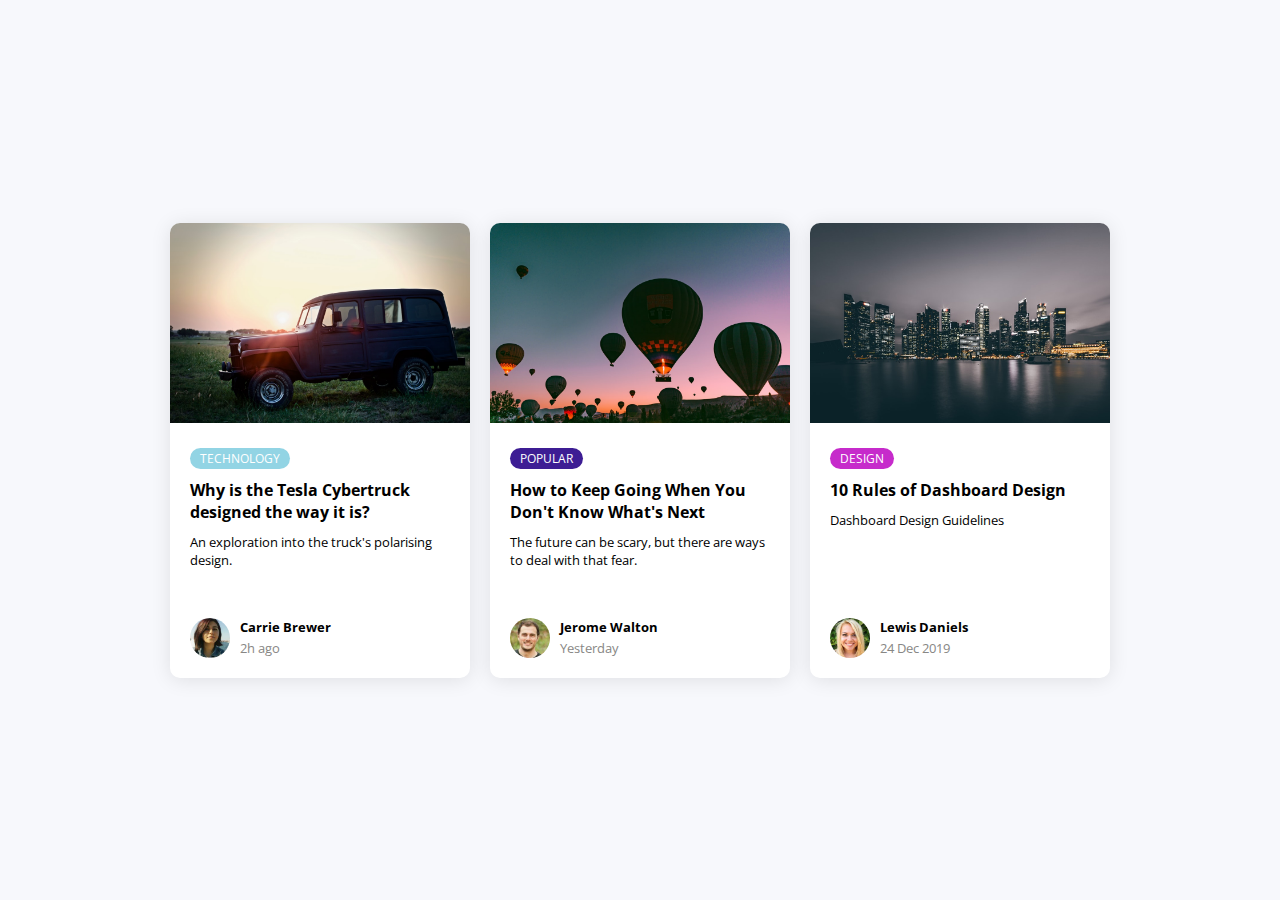
<file: BlogCards/index.html>
<!DOCTYPE html>
<html lang="en">
	<head>
		<meta charset="UTF-8" />
		<meta name="viewport" content="width=device-width, initial-scale=1.0" />
		<title>Blog Posts</title>
		<link rel="stylesheet" href="./style.css" />
	</head>
	<body>
		<div class="container">
			<div class="card">
				<div class="card-header">
					<img src="./images/rover.jpeg" alt="rover" />
				</div>
				<div class="card-body">
					<span class="tag tag-teal">Technology</span>
					<h4>Why is the Tesla Cybertruck designed the way it is?</h4>
					<p>An exploration into the truck's polarising design.</p>
					<div class="user">
						<img src="./images/user-1.jpg" alt="user 1" />
						<div class="user-info">
							<h5>Carrie Brewer</h5>
							<small>2h ago</small>
						</div>
					</div>
				</div>
			</div>
			<div class="card">
				<div class="card-header">
					<img src="./images/ballons.jpeg" alt="ballons" />
				</div>
				<div class="card-body">
					<span class="tag tag-purple">Popular</span>
					<h4>How to Keep Going When You Don't Know What's Next</h4>
					<p>
						The future can be scary, but there are ways to deal with that fear.
					</p>
					<div class="user">
						<img src="./images/user-2.jpg" alt="user 2" />
						<div class="user-info">
							<h5>Jerome Walton</h5>
							<small>Yesterday</small>
						</div>
					</div>
				</div>
			</div>
			<div class="card">
				<div class="card-header">
					<img src="./images/city.jpeg" alt="city" />
				</div>
				<div class="card-body">
					<span class="tag tag-pink">Design</span>
					<h4>10 Rules of Dashboard Design</h4>
					<p>Dashboard Design Guidelines</p>
					<div class="user">
						<img src="./images/user-3.jpg" alt="user 3" />
						<div class="user-info">
							<h5>Lewis Daniels</h5>
							<small>24 Dec 2019</small>
						</div>
					</div>
				</div>
			</div>
		</div>
	</body>
</html>
</file>
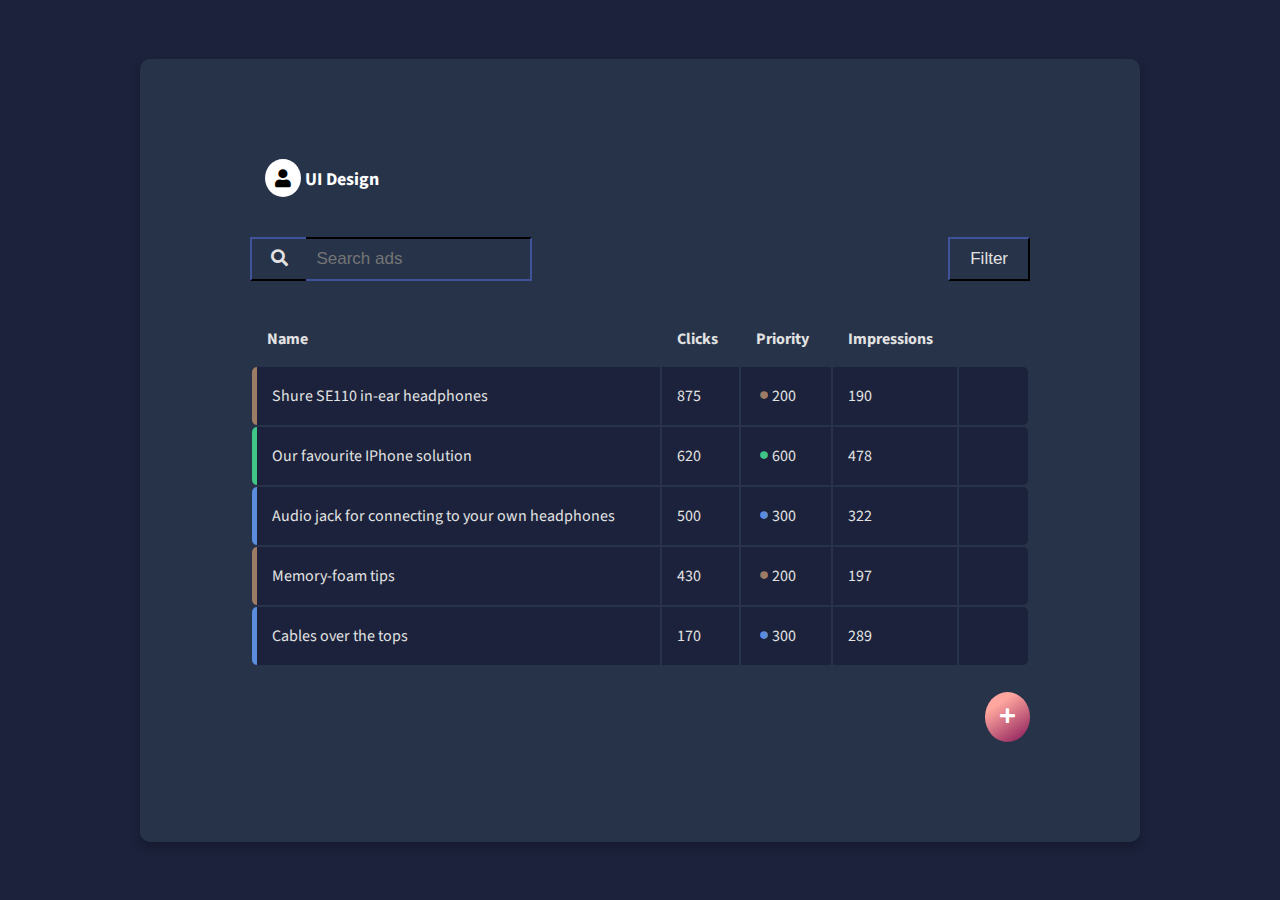
<file: Manager-p/index.html>
<!DOCTYPE html>
<html lang="en">
  <head>
    <meta charset="UTF-8" />
    <meta name="viewport" content="width=device-width, initial-scale=1.0" />
    <link rel="stylesheet" href="style.css" />
    <link
      rel="stylesheet"
      href="https://cdnjs.cloudflare.com/ajax/libs/font-awesome/5.13.1/css/all.min.css"
    />
    <title>Ads Manager</title>
  </head>
  <body>
    <div class="container">
      <div class="user">
        <i class="fas fa-user"></i>
        UI Design
      </div>

      <div class="search-area">
        <div class="search">
          <form>
            <input type="text" placeholder="Search ads" name="search" />
            <button type="submit"><i class="fa fa-search"></i></button>
          </form>
        </div>
        <div class="filter">
          <button type="submit">Filter</button>
        </div>
      </div>

      <table>
        <thead>
          <tr>
            <th>Name</th>
            <th>Clicks</th>
            <th>Priority</th>
            <th>Impressions</th>
            <th></th>
          </tr>
        </thead>
        <tbody>
          <tr class="priority-200">
            <td>Shure SE110 in-ear headphones</td>
            <td>875</td>
            <td><i class="fas fa-circle"></i>200</td>
            <td>190</td>
            <td>
              <button class="delete"><i class="fas fa-trash"></i></button>
            </td>
          </tr>
          <tr class="priority-600">
            <td>Our favourite IPhone solution</td>
            <td>620</td>
            <td><i class="fas fa-circle"></i>600</td>
            <td>478</td>
            <td>
              <button class="delete"><i class="fas fa-trash"></i></button>
            </td>
          </tr>
          <tr class="priority-300">
            <td>Audio jack for connecting to your own headphones</td>
            <td>500</td>
            <td><i class="fas fa-circle"></i>300</td>
            <td>322</td>
            <td>
              <button class="delete"><i class="fas fa-trash"></i></button>
            </td>
          </tr>
          <tr class="priority-200">
            <td>Memory-foam tips</td>
            <td>430</td>
            <td><i class="fas fa-circle"></i>200</td>
            <td>197</td>
            <td>
              <button class="delete"><i class="fas fa-trash"></i></button>
            </td>
          </tr>
          <tr class="priority-300">
            <td>Cables over the tops</td>
            <td>170</td>
            <td><i class="fas fa-circle"></i>300</td>
            <td>289</td>
            <td>
              <button class="delete"><i class="fas fa-trash"></i></button>
            </td>
          </tr>
        </tbody>
      </table>
      <button type="submit" class="add-btn">
        <i class="fas fa-plus"></i>
      </button>
    </div>
  </body>
</html>
</file>
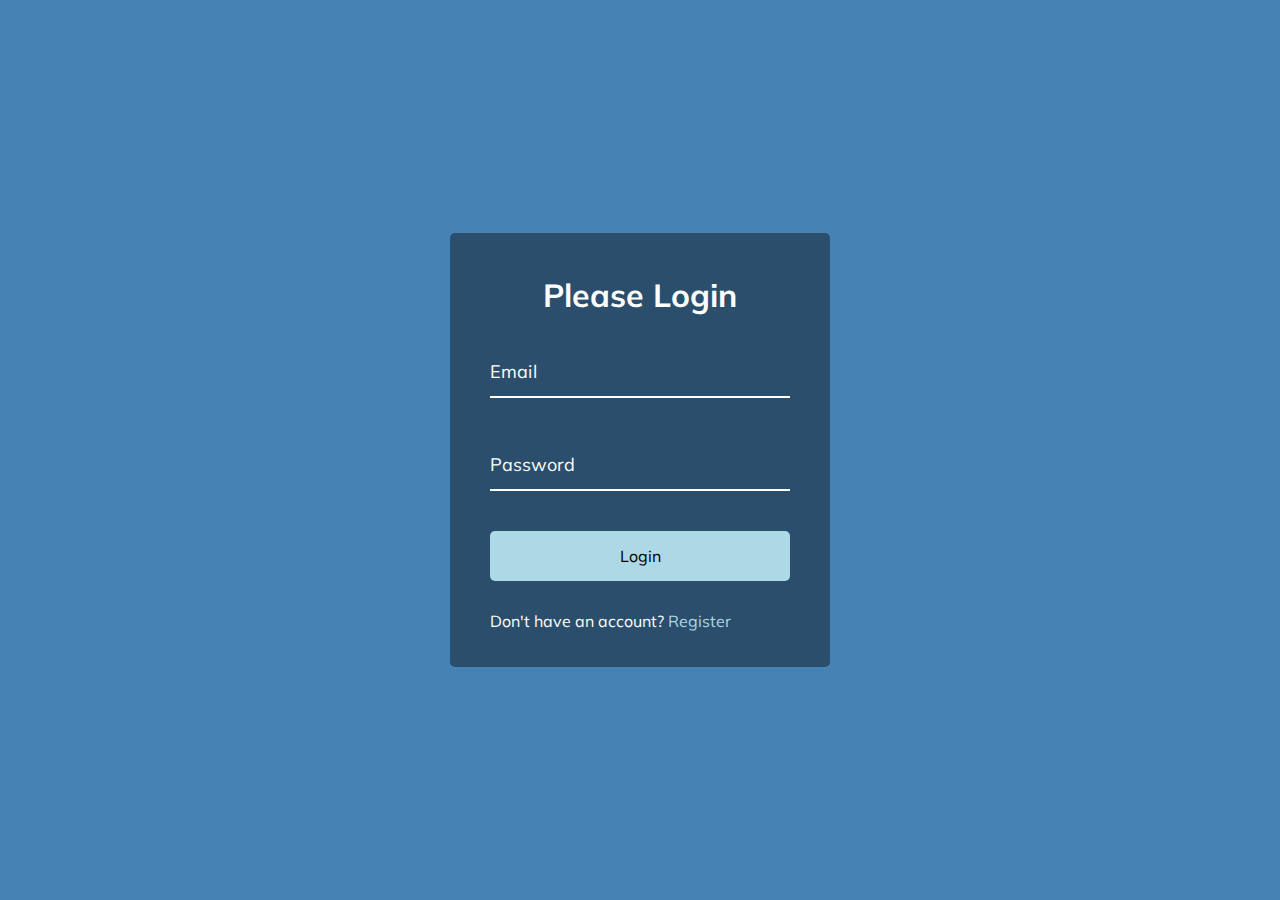
<file: Form-wave/input.html>
<!DOCTYPE html>
<html lang="en">
  <head>
    <meta charset="UTF-8" />
    <meta name="viewport" content="width=device-width, initial-scale=1.0" />
    <link rel="stylesheet" href="style.css" />
    <title>Form Input Wave</title>
  </head>
  <body>
    <div class="container">
      <h1>Please Login</h1>
      <form>
        <div class="form-control">
          <input type="text" required>
          <label>Email</label>
          <!-- <label>
            <span style="transition-delay: 0ms">E</span>
              <span style="transition-delay: 50ms">m</span>
              <span style="transition-delay: 100ms">a</span>
              <span style="transition-delay: 150ms">i</span>
              <span style="transition-delay: 200ms">l</span>
        </label> -->
        </div>

        <div class="form-control">
          <input type="password" required>
          <label>Password</label>
        </div>

        <button class="btn">Login</button>

        <p class="text">Don't have an account? <a href="#">Register</a> </p>
      </form>
    </div>
    <script src="script.js"></script>
  </body>
</html>
</file>
<file: BlogCards/style.css>
@import url('https://fonts.googleapis.com/css?family=Open+Sans:400,600&display=swap');

* {
    box-sizing: border-box;
}

body {
    background-color: #f7f8fc;
    font-family: 'Open Sans', sans-serif;
    display: flex;
    align-items: center;
    justify-content: center;
    min-height: 100vh;
    margin: 0;
}

.container {
    /* CHANGE TO GRID */
    display: grid;
    grid-template-columns: repeat(3, 1fr);
    justify-items: center;
    grid-gap: 20px;
    width: 940px;
    max-width: 100%;
    margin: auto;
}

.card {
    background-color: #fff;
    border-radius: 10px;
    box-shadow: 0 2px 20px rgba(0, 0, 0, 0.1);
    overflow: hidden;
    width: 300px;
}

.card-header img {
    object-fit: cover;
    height: 200px;
    width: 100%;
}

.card-body {
    display: flex;
    flex-direction: column;
    align-items: start;
    padding: 20px;
    min-height: 250px;
}

.card-body h4 {
    margin: 10px 0;
}

.card-body p {
    font-size: 13px;
    margin: 0 0 40px;
}

.tag {
    background-color: #fff;
    border-radius: 50px;
    font-size: 12px;
    color: #fff;
    margin: 0;
    padding: 2px 10px;
    text-transform: uppercase;
}

.tag-teal {
    background-color: #92d4e4;
}

.tag-purple {
    background-color: #3d1d94;
}

.tag-pink {
    background-color: #c62bcb;
}

.user {
    display: flex;
    margin-top: auto;
}

.user img {
    border-radius: 50%;
    margin-right: 10px;
    height: 40px;
    width: 40px;
}

.user-info h5 {
    margin: 0;
}

.user-info small {
    color: #888785;
}

@media (max-width: 940px) {
    .container {
        grid-template-columns: 1fr;
    }
}
</file>
<file: Manager-p/style.css>
@import url('https://fonts.googleapis.com/css2?family=Source+Sans+Pro:wght@200;600&display=swap');

* {
    box-sizing: border-box;
}

body {
    background-color: #1c223b;
    color: #fff;
    font-family: 'Source Sans Pro', sans-serif;
    display: flex;
    align-items: center;
    justify-content: center;
    height: 100vh;
    margin: 0;
}

.container {
    background-color: #273349;
    border-radius: 10px;
    box-shadow: 0 5px 10px rgba(12, 16, 31, 0.4);
    padding: 100px;
    margin: auto;
    width: 1000px;
}

.user {
    margin-left: 25px;
    margin-bottom: 20px;
    font-weight: bold;
    font-size: 18px;
}

.user i {
    background-color: #fff;
    color: #000;
    font-size: inherit;
    padding: 10px;
    border-radius: 50%;
}

.search-area {
    padding: 20px 10px;
    display: flex;
    justify-content: space-between;
}

.search-area .search form input {
    background-color: transparent;
    border-left: none;
    border-color: #1d2545;
    padding: 10px;
    font-size: 17px;
    color: #e2e2e2;
    float: right;
    width: 80%;
}

.search-area .search form button {
    background-color: transparent;
    border-right: none;
    border-color: #1d2545;
    float: right;
    width: 20%;
    padding: 10px;
    color: #e2e2e2;
    font-size: 17px;
    cursor: pointer;
}

.search-area .filter button {
    background-color: transparent;
    color: #e2e2e2;
    padding: 10px 20px;
    border-color: #1d2545;
    font-size: 17px;
    cursor: pointer;
}

table {
    color: #e2e2e2;
    padding: 10px;
    width: 100%;
}

table th,
table td {
    padding: 15px;
    text-align: left;
}

table tbody tr {
    background-color: #1c223b;
}

table tbody tr:hover {
    background-color: #151b31;
    box-shadow: 0 3px 5px rgba(0, 0, 0, 0.2);
}

table tbody tr td:first-of-type {
    border-top-left-radius: 5px;
    border-bottom-left-radius: 5px;
}

table tbody tr td:last-of-type {
    border-top-right-radius: 5px;
    border-bottom-right-radius: 5px;
    text-align: center;
}

table tbody tr.priority-200 td:first-of-type {
    border-left: 5px solid #9c7c64;
}

table tbody tr.priority-300 td:first-of-type {
    border-left: 5px solid #5c8cdc;
}

table tbody tr.priority-600 td:first-of-type {
    border-left: 5px solid #40c587;
}

table tbody tr td .fa-circle {
    transform: scale(0.5);
}

table tbody tr.priority-200 td .fa-circle {
    color: #9c7c64;
}

table tbody tr.priority-300 td .fa-circle {
    color: #5c8cdc;
}

table tbody tr.priority-600 td .fa-circle {
    color: #40c587;
}

.delete {
    cursor: pointer;
    background-color: #242c4c;
    border: 0;
    border-radius: 2px;
    color: #909090;
    font-size: 16px;
    padding: 5px 10px;
    opacity: 0;
}

table tbody tr:hover .delete {
    opacity: 1;
}

.add-btn {
    cursor: pointer;
    float: right;
    padding: 15px;
    font-size: 17px;
    margin-top: 15px;
    margin-right: 10px;
    background-color: #861657;
    background-image: linear-gradient(326deg, #861657 0%, #ffa69e 74%);
    color: #fff;
    border: none;
    border-radius: 50%;
}

@media (max-width: 768px) {
    .container {
        padding: 20px;
    }

    table tbody tr .delete {
        opacity: 1;
    }

    table th:nth-of-type(3),
    table td:nth-of-type(3) {
        display: none;
    }
}
</file>
<file: Form-wave/style.css>
@import url('https://fonts.googleapis.com/css?family=Muli&display=swap');

* {
    box-sizing: border-box;
}

body {
    background-color: steelblue;
    color: #fff;
    font-family: 'Muli', sans-serif;
    display: flex;
    flex-direction: column;
    align-items: center;
    justify-content: center;
    height: 100vh;
    overflow: hidden;
    margin: 0;
}

.container {
    background-color: rgba(0, 0, 0, 0.4);
    padding: 20px 40px;
    border-radius: 5px;
}

.container h1 {
    text-align: center;
    margin-bottom: 30px;
}

.container a {
    text-decoration: none;
    color: lightblue;
}

.btn {
    cursor: pointer;
    display: inline-block;
    width: 100%;
    background: lightblue;
    padding: 15px;
    font-family: inherit;
    font-size: 16px;
    border: 0;
    border-radius: 5px;
}

.btn:focus {
    outline: 0;
}

.btn:active {
    transform: scale(0.98);
}

.text {
    margin-top: 30px;
}

.form-control {
    position: relative;
    margin: 20px 0 40px;
    width: 300px;
}

.form-control input {
    background-color: transparent;
    border: 0;
    border-bottom: 2px #fff solid;
    display: block;
    width: 100%;
    padding: 15px 0;
    font-size: 18px;
    color: #fff;
}

.form-control input:focus,
.form-control input:valid {
    outline: 0;
    border-bottom-color: lightblue;
}

.form-control label {
    position: absolute;
    top: 15px;
    left: 0;
    pointer-events: none;
}

.form-control label span {
    display: inline-block;
    font-size: 18px;
    min-width: 5px;
    transition: 0.3s cubic-bezier(0.68, -0.55, 0.265, 1.55);
}

.form-control input:focus+label span,
.form-control input:valid+label span {
    color: lightblue;
    transform: translateY(-30px);
}
</file>
